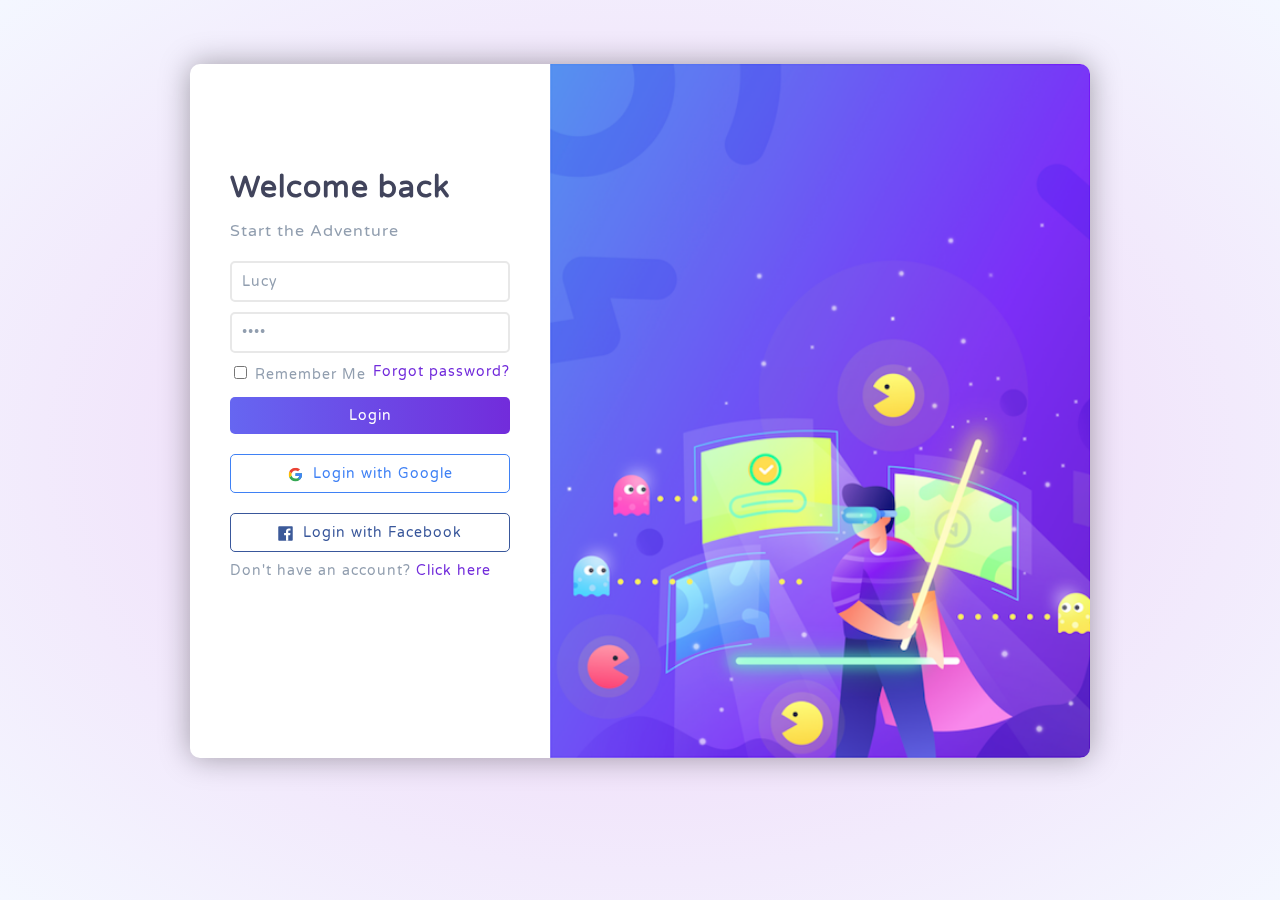
<file: index.html>
<!DOCTYPE html>
<html lang="en" dir="ltr">
<head>
	<meta name="viewport" content="width=device-width, initial-scale=1.0">
	<title>Login Screen</title>
	<meta charset = "utf-8">
	<link rel="stylesheet" href="css/style.css">
	<link href="https://fonts.googleapis.com/css?family=Poppins:400,400i,600,700|Varela+Round&display=swap" rel="stylesheet">

</head>
<body>
	<div class="wrapper">
		<div class="card">
			<div class="grid front">
				<div class="content">
					<h1>Welcome back</h1>
					<h2>Start the Adventure</h2>


					<input class="username" name="username" type="text" value="Lucy" placeholder="Username or email">

					<input class="password" name="password" type="password" value="lucy" placeholder="Password">

					<section class="formChecks">
						<label class="remember">
							<input id="remember" type="checkbox" name="rememberme">
							<span>Remember Me</span>
							<span class="checkbox"></span>
						</label>

						<span class="forgot"><a href="#">Forgot password?</a></span>
					</section>

					<button id="login">Login</button>

					<button class="google"><img class="icon" src="images/g_icon.svg">Login with Google</button>

					<button class="facebook"><img  class="icon"src="images/f_icon.svg">Login with Facebook</button>

					<span class="newAccount">Don't have an account? <a href="#" class="signUpNav">Click here</a></span>

				</div> <!-- content -->
				<img class="featureImage" src="images/feature.png">
				</img>
			</div> <!-- grid -->
			<div class="back grid">
					<div class="content">
						<h1>Hello there</h1>
						<h2>Start the Adventure</h2>


						<input class="signInUsername" name="username" type="text" placeholder="Username or email">

						<input class="signInPassword" name="password" type="password" placeholder="Password">

						<section class="formChecks">
							<label class="remember">
								<input id="remember" type="checkbox" name="rememberme">
								<span>Remember Me</span>
								<span class="checkbox"></span>
							</label>
						</section>

						<button id="signUp">Sign Up</button>

						<button class="google"><img class="icon" src="images/g_icon.svg">Sign Up with Google</button>

						<button class="facebook"><img  class="icon"src="images/f_icon.svg">Sign Up with Facebook</button>

						<span class="newAccount">Already have an account? <a href="#" class="logInNav">Click here</a></span>

					</div> <!-- content -->
					<img class="featureImage" src="images/feature.png">
					</img>
			</div><!-- back -->
		</div> <!-- card -->

		<div class="welcome">
			<p>Welcome!</p>
			<img src="images/party.gif">
		</div>
	</div> <!-- wrapper -->
</body>

<script type="text/javascript" src="js/jquery.js"></script>
<script src="js/jquery.funtext.js"></script>
<script type="text/javascript" src="js/main.js"></script>
</html>
</file>
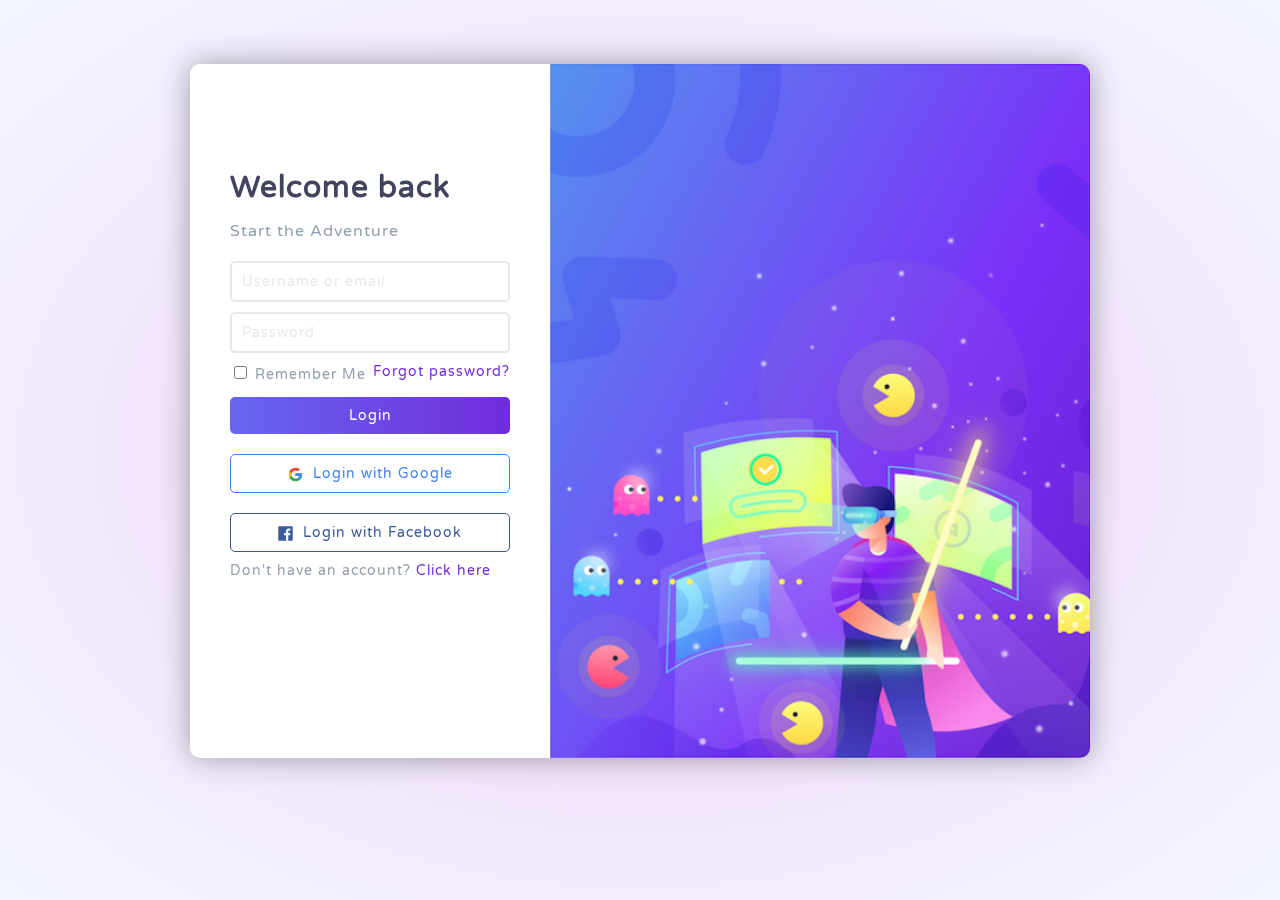
<file: LoginPage/index.html>
<!DOCTYPE html>
<html lang="en" dir="ltr">
<head>
	<meta name="viewport" content="width=device-width, initial-scale=1.0">
	<title>Login Screen</title>
	<meta charset = "utf-8">
	<link rel="stylesheet" href="css/style.css">
	<link href="https://fonts.googleapis.com/css?family=Poppins:400,400i,600,700|Varela+Round&display=swap" rel="stylesheet">

</head>
<body>
	<div class="wrapper">
		<div class="card">
			<div class="grid front">
				<div class="content">
					<h1>Welcome back</h1>
					<h2>Start the Adventure</h2>


					<input class="username" name="username" type="text" placeholder="Username or email">

					<input class="password" name="password" type="password" placeholder="Password">

					<section class="formChecks">
						<label class="remember">
							<input id="remember" type="checkbox" name="rememberme">
							<span>Remember Me</span>
							<span class="checkbox"></span>
						</label>

						<span class="forgot"><a href="#">Forgot password?</a></span>
					</section>

					<button id="login">Login</button>

					<button class="google"><img class="icon" src="images/g_icon.svg">Login with Google</button>

					<button class="facebook"><img  class="icon"src="images/f_icon.svg">Login with Facebook</button>

					<span class="newAccount">Don't have an account? <a href="#" class="signUpNav">Click here</a></span>

				</div> <!-- content -->
				<img class="featureImage" src="images/feature.png">
				</img>
			</div> <!-- grid -->
			<div class="back grid">
					<div class="content">
						<h1>Hello there</h1>
						<h2>Start the Adventure</h2>


						<input class="username" name="username" type="text" placeholder="Username or email">

						<input class="password" name="password" type="password" placeholder="Password">

						<section class="formChecks">
							<label class="remember">
								<input id="remember" type="checkbox" name="rememberme">
								<span>Remember Me</span>
								<span class="checkbox"></span>
							</label>
						</section>

						<button id="signUp">Sign Up</button>

						<button class="google"><img class="icon" src="images/g_icon.svg">Sign Up with Google</button>

						<button class="facebook"><img  class="icon"src="images/f_icon.svg">Sign Up with Facebook</button>

						<span class="newAccount">Already have an account? <a href="#" class="logInNav">Click here</a></span>

					</div> <!-- content -->
					<img class="featureImage" src="images/feature.png">
					</img>
			</div><!-- back -->
		</div> <!-- card -->

		<div class="welcome">
			<p>Welcome!</p>
			<img src="images/party.gif">
		</div>
	</div> <!-- wrapper -->
</body>

<script type="text/javascript" src="js/jquery.js"></script>
<script src="js/jqueryflip.js"></script>
<script type="text/javascript" src="js/main.js"></script>
</html>
</file>
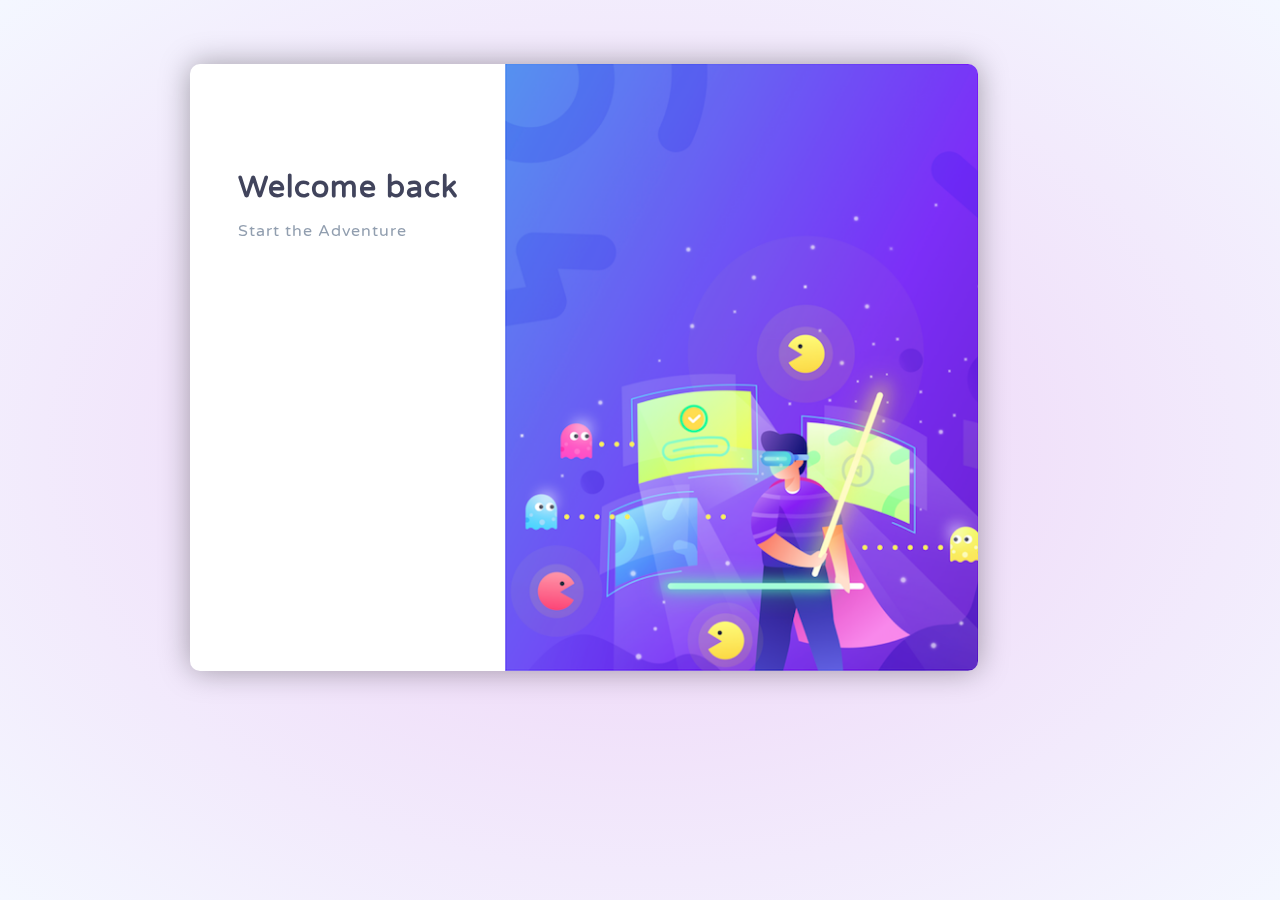
<file: notes.html>
<!DOCTYPE html>
<html lang="en" dir="ltr">
<head>
	<meta name="viewport" content="width=device-width, initial-scale=1.0">
	<title>Login Screen</title>
	<meta charset = "utf-8">
	<link rel="stylesheet" href="css/style.css">
	<link href="https://fonts.googleapis.com/css?family=Poppins:400,400i,600,700|Varela+Round&display=swap" rel="stylesheet">

</head>
<body>
	<div class="wrapper">
		<div class="card">
			<div class="grid front">
				<div class="content">
					<h1>Welcome back</h1>
					<h2>Start the Adventure</h2>


				</div> <!-- content -->
				<img class="featureImage" src="images/feature.png">
				</img>
			</div> <!-- grid -->
		
		</div> <!-- card -->

		<div class="welcome">
			<p>Welcome!</p>
			<img src="images/party.gif">
		</div>
	</div> <!-- wrapper -->
</body>

<script type="text/javascript" src="js/jquery.js"></script>
<script src="js/jquery.funtext.js"></script>
<script type="text/javascript" src="js/main.js"></script>
</html>
</file>
<file: css/style.css>
/* GENERAL //////////////x//////////////////////////////////////*/
html {
	margin: 0;
	padding: 0;
	width: 100%;
	height: 100%;
}

body {
	background-color: #f4f7ff;
	background-image: radial-gradient(#eed1f6, #f4f7ff);
	width: 100%;
	height: auto;
	margin: 0;
	padding: 0;
}

body,
input,
button {
	font-family: 'Varela Round', sans-serif;
	/*font-family: 'Poppins', sans-serif;*/
	font-size: 14px;
	letter-spacing: 1px;
	color: #919eaf;
}

button,
input[type="checkbox"] {
		cursor: pointer;
}

a {
	color: #722cdb;
	text-decoration: none;
}

h1 {
	font-family: 'Varela Round', sans-serif;
	margin: 0;
	padding: 5px 0 10px 0;
	color: #41445c;
	font-size: 30px;
}

h2 {
	font-size: 16px;
	font-weight: 400;
	margin: 0;
	padding: 5px 0 10px 0;
}

/* LOGIN //////////////////////////////////////////////////////*/

.wrapper {
	width: 90%;
	max-width: 900px;
	height: auto;
	margin: 0 auto;
	margin-top: 5%;
	margin-bottom: 5%;
	border-radius: 10px;

}

.grid {
	box-shadow: 0px 0px 30px #00000057;
	background-color: white;
	display: grid;
	grid-template-columns: 40% 60%;
	grid-column-gap: 0px;
 	grid-row-gap: 0px;
 	border-radius: 10px;
}

.content {
	margin: 0 auto;
	text-align: left;
	padding: 40px;
	padding-top: 100px;
	padding-bottom: 60px;
	height: auto;

}

input[type="text"]::placeholder,
input[type="password"]::placeholder {
	color: #e8e8e8;
	opacity: 1; /* Firefox */
}

input[type="text"],
input[type="password"] {
	width: calc(100% - 24px);
	margin: 10px 0;
	padding: 10px;
	border-radius: 5px;
	border: 2px solid #e8e8e8;
}

.username {
	display: block;
	margin: 0 auto;
}

.password {
	display: block;
	margin: 0 auto;
}

.formChecks {
	display: inline-block;
	width: 100%;
}

.forgot {
	float: right;
}

.forgot a {
	color: #722cdb;
	text-decoration: none;
}

.remember {
	float: left;
	display: inline-block;
}

#login,
#signUp {
	background-color: #722cdb;
	background-image: linear-gradient(to left, #722cdb, #6666f1);
	color: white;
	width: 100%;
	margin: 10px 0;
	padding: 10px;
	border-radius: 5px;
	border: none;
}

.icon {
	width: 15px;
	height: 15px;
	margin-right: 10px;
	vertical-align: middle;
}

.facebook,
.google {
	background-color: white;
	color: white;
	width: 100%;
	margin: 10px 0;
	padding: 10px;
	border-radius: 5px;
	border: none;
}

.facebook {
	color: #39579b;
	border: 1px solid #39579b;
}

.google {
	color: #3f81f5;
	border: 1px solid #3f81f5;
}

.error {
	color: red;
	font-size: 12px;
	font-style: italic;
}

/* FLIP //////////////////////////////////////////////////////*/
.back {
	transform: rotateY(180deg);
}

.back,
.front {
	position: absolute;
	backface-visibility: hidden;
}

.card {
	transform-style: preserve-3d;
	position: relative;
	transition: transform 0.8s;
}

.flip {
	transform: rotateY(180deg);
	transition: transform 0.8s;
}

.welcome {
	transform: translateY(1000px);
	display: none;
	width: 90%;
	padding: 30px 20px;
	box-shadow: 0px 0px 30px #00000057;
	background-color: white;
 	border-radius: 10px;
	text-align: center;
}

.welcome p {
	font-size: 40px;
	text-transform: uppercase;
}

.welcome img {
	width: 50%;
	border-radius: 10px;
}

/* ANIMATIONS ////////////////////////////////////////////////*/

.slideUp {
	transform: translateY(-1000px);
	transition: transform 0.8s;
}

.slideIn {
	transform: translateY(0px);
	transition: transform 0.8s;
	display: inline-block;
}



/* FEATURE IMAGE ////////////////////////////////////////////////*/

.featureImage {
	width: 100%;
	height: 100%;
	object-fit: cover;
	border-top-right-radius: 10px;
	border-bottom-right-radius: 10px;
	/*justify-self: stretch;*/
}

/* RESPONSIVE //////////////////////////////////////////////////*/
@media screen and (max-width: 1200px) {
	.formChecks {
		display: block;
		text-align: center;
	}
	.remember {
		display: block;
		margin: 0 auto;
		float: none;
	}
	.forgot {
		display: block;
		margin: 0 auto;
		float: none;
	}
}

@media screen and (max-width: 900px) {
	h1 {
		font-size: 25px;
	}

	.grid {
		grid-template-columns: 50% 50%;
	}

}

@media screen and (max-width: 760px) {
	.signUpNav {
		display: block;
	}

}

@media screen and (max-width: 640px) {

	.grid {
		grid-template-columns: 100%;
		grid-template-rows: 20vh auto;
	}

	.content {
		grid-row-start: 2;
		padding: 5% 20% 15% 20%;
	}

	.featureImage {
		grid-row-start: 1;
		border-top-right-radius: 10px;
		border-top-left-radius: 10px;
		border-bottom-right-radius: 0px;
	}

}

@media screen and (max-width: 450px) {
	.content {
		grid-row-start: 2;
		padding: 5% 10% 15% 10%;
	}
}
</file>
<file: LoginPage/css/style.css>
/* GENERAL //////////////x//////////////////////////////////////*/
html {
	margin: 0;
	padding: 0;
	width: 100%;
	height: 100%;
}

body {
	background-color: #f4f7ff;
	background-image: radial-gradient(#eed1f6, #f4f7ff);
	width: 100%;
	height: auto;
	margin: 0;
	padding: 0;
}

body,
input,
button {
	font-family: 'Varela Round', sans-serif;
	/*font-family: 'Poppins', sans-serif;*/
	font-size: 14px;
	letter-spacing: 1px;
	color: #919eaf;
}

button,
input[type="checkbox"] {
		cursor: pointer;
}

a {
	color: #722cdb;
	text-decoration: none;
}

h1 {
	font-family: 'Varela Round', sans-serif;
	margin: 0;
	padding: 5px 0 10px 0;
	color: #41445c;
	font-size: 30px;
}

h2 {
	font-size: 16px;
	font-weight: 400;
	margin: 0;
	padding: 5px 0 10px 0;
}

/* LOGIN //////////////////////////////////////////////////////*/

.wrapper {
	width: 90%;
	max-width: 900px;
	height: auto;
	margin: 0 auto;
	margin-top: 5%;
	margin-bottom: 5%;
	border-radius: 10px;

}

.grid {
	box-shadow: 0px 0px 30px #00000057;
	background-color: white;
	display: grid;
	grid-template-columns: 40% 60%;
	grid-column-gap: 0px;
 	grid-row-gap: 0px;
 	border-radius: 10px;
}

.content {
	margin: 0 auto;
	text-align: left;
	padding: 40px;
	padding-top: 100px;
	padding-bottom: 60px;
	height: auto;

}

input[type="text"]::placeholder,
input[type="password"]::placeholder {
	color: #e8e8e8;
	opacity: 1; /* Firefox */
}

input[type="text"],
input[type="password"] {
	width: calc(100% - 24px);
	margin: 10px 0;
	padding: 10px;
	border-radius: 5px;
	border: 2px solid #e8e8e8;
}

.username {
	display: block;
	margin: 0 auto;
}

.password {
	display: block;
	margin: 0 auto;
}

.formChecks {
	display: inline-block;
	width: 100%;
}

.forgot {
	float: right;
}

.forgot a {
	color: #722cdb;
	text-decoration: none;
}

.remember {
	float: left;
	display: inline-block;
}

#login,
#signUp {
	background-color: #722cdb;
	background-image: linear-gradient(to left, #722cdb, #6666f1);
	color: white;
	width: 100%;
	margin: 10px 0;
	padding: 10px;
	border-radius: 5px;
	border: none;
}

.icon {
	width: 15px;
	height: 15px;
	margin-right: 10px;
	vertical-align: middle;
}

.facebook,
.google {
	background-color: white;
	color: white;
	width: 100%;
	margin: 10px 0;
	padding: 10px;
	border-radius: 5px;
	border: none;
}

.facebook {
	color: #39579b;
	border: 1px solid #39579b;
}

.google {
	color: #3f81f5;
	border: 1px solid #3f81f5;
}

.error {
	color: red;
	font-size: 12px;
	font-style: italic;
}

/* FLIP //////////////////////////////////////////////////////*/
.back {
	transform: rotateY(180deg);
}

.back,
.front {
	position: absolute;
	backface-visibility: hidden;
}

.card {
	transform-style: preserve-3d;
	position: relative;
	transition: transform 0.8s;
}

.flip {
	transform: rotateY(180deg);
	transition: transform 0.8s;
}

.welcome {
	transform: translateY(1000px);
	display: none;
	width: 90%;
	padding: 30px 20px;
	box-shadow: 0px 0px 30px #00000057;
	background-color: white;
 	border-radius: 10px;
	text-align: center;
}

.welcome p {
	font-size: 40px;
	text-transform: uppercase;
}

.welcome img {
	width: 50%;
	border-radius: 10px;
}

/* ANIMATIONS ////////////////////////////////////////////////*/

.slideUp {
	transform: translateY(-1000px);
	transition: transform 0.8s;
}

.slideIn {
	transform: translateY(0px);
	transition: transform 0.8s;
	display: inline-block;
}



/* FEATURE IMAGE ////////////////////////////////////////////////*/

.featureImage {
	width: 100%;
	height: 100%;
	object-fit: cover;
	border-top-right-radius: 10px;
	border-bottom-right-radius: 10px;
	/*justify-self: stretch;*/
}

/* RESPONSIVE //////////////////////////////////////////////////*/
@media screen and (max-width: 1200px) {
	.formChecks {
		display: block;
		text-align: center;
	}
	.remember {
		display: block;
		margin: 0 auto;
		float: none;
	}
	.forgot {
		display: block;
		margin: 0 auto;
		float: none;
	}
}

@media screen and (max-width: 900px) {
	h1 {
		font-size: 25px;
	}

	.grid {
		grid-template-columns: 50% 50%;
	}

}

@media screen and (max-width: 760px) {
	.signUpNav {
		display: block;
	}

}

@media screen and (max-width: 640px) {

	.grid {
		grid-template-columns: 100%;
		grid-template-rows: 20vh auto;
	}

	.content {
		grid-row-start: 2;
		padding: 5% 20% 15% 20%;
	}

	.featureImage {
		grid-row-start: 1;
		border-top-right-radius: 10px;
		border-top-left-radius: 10px;
		border-bottom-right-radius: 0px;
	}

}

@media screen and (max-width: 450px) {
	.content {
		grid-row-start: 2;
		padding: 5% 10% 15% 10%;
	}
}
</file>
